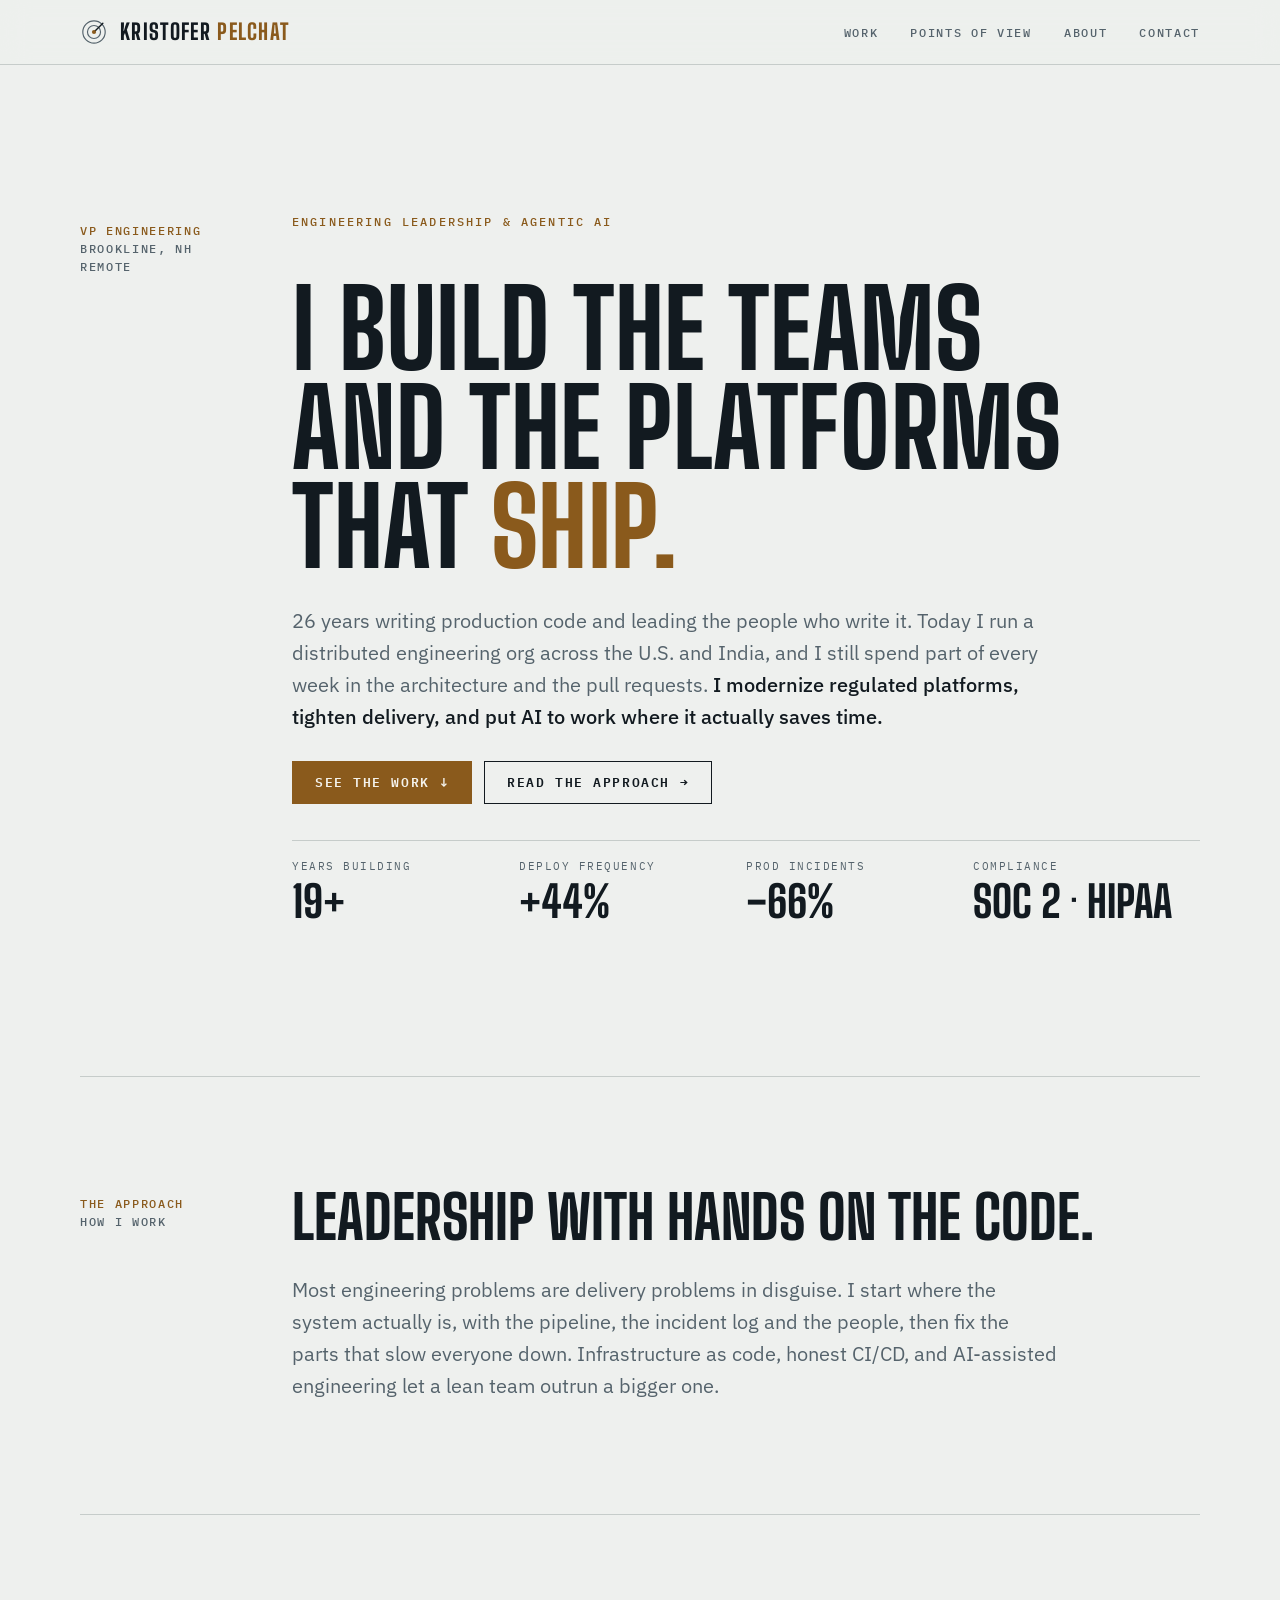
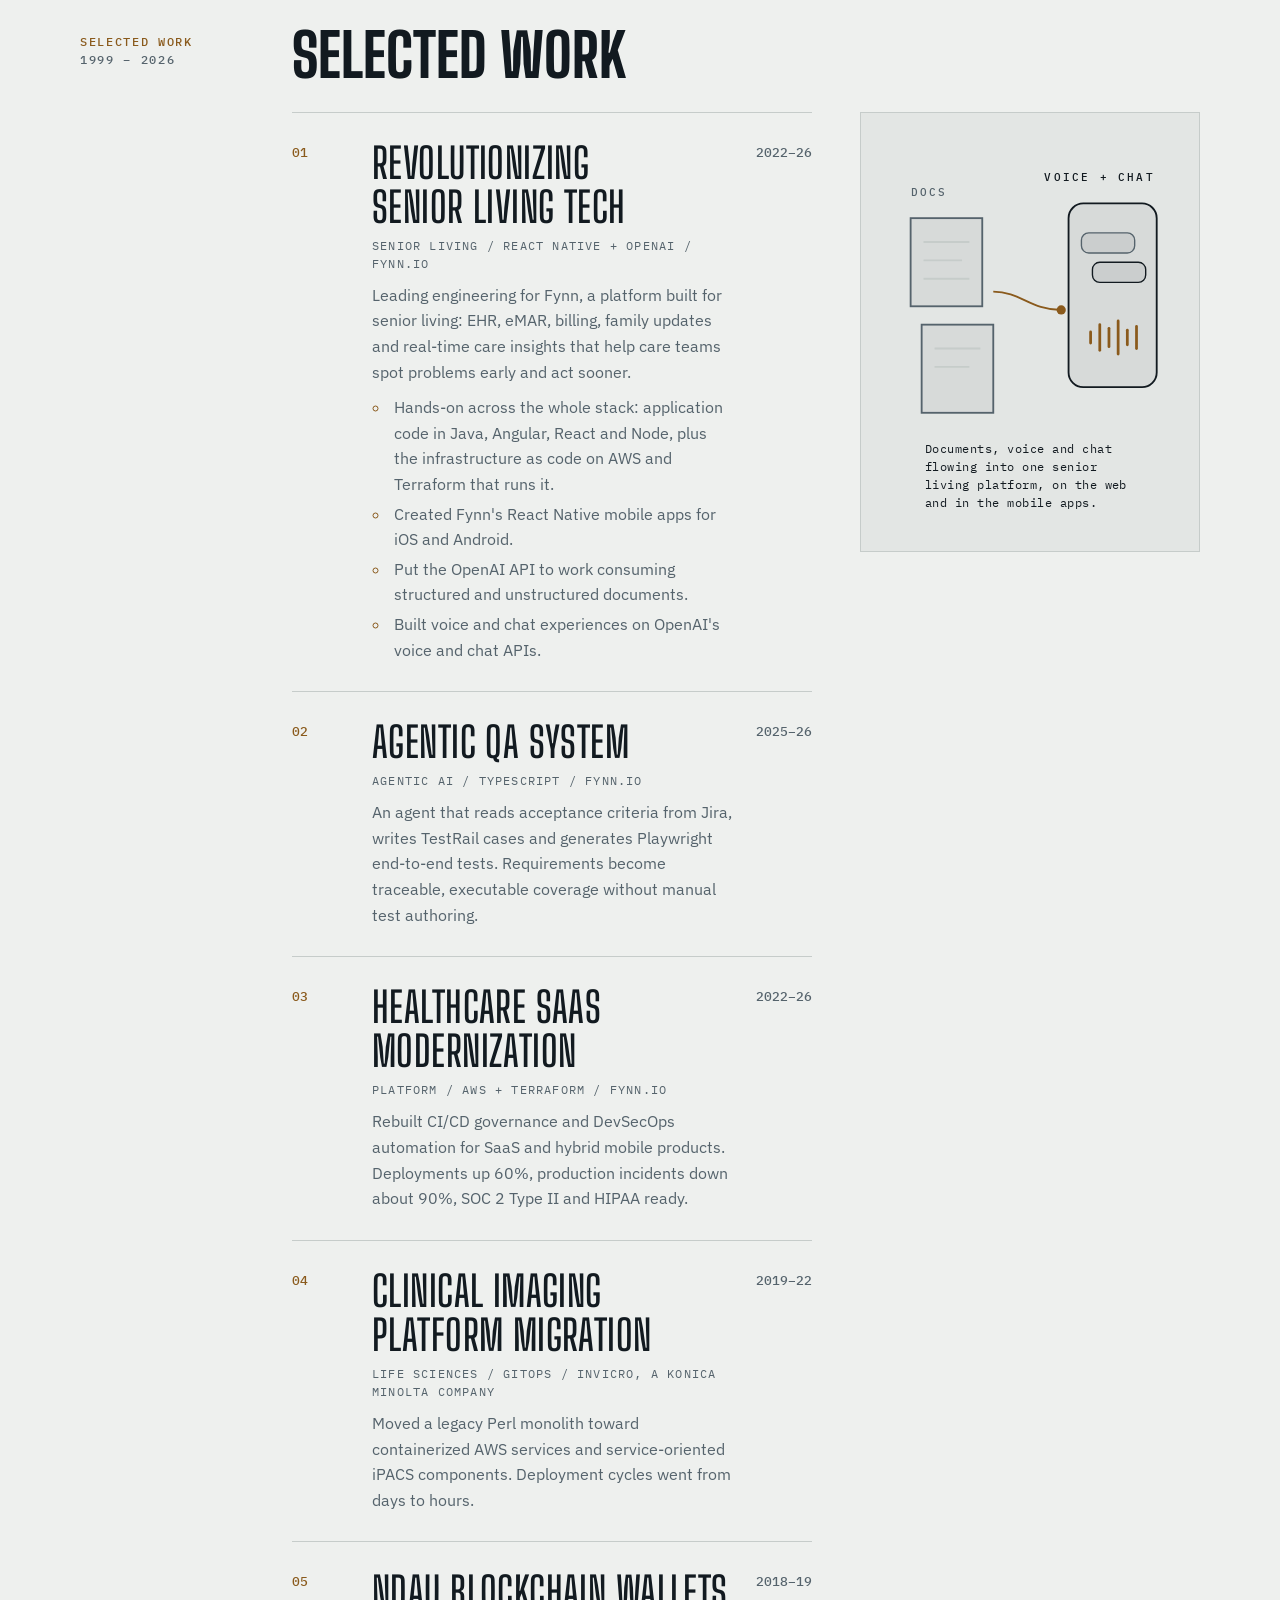
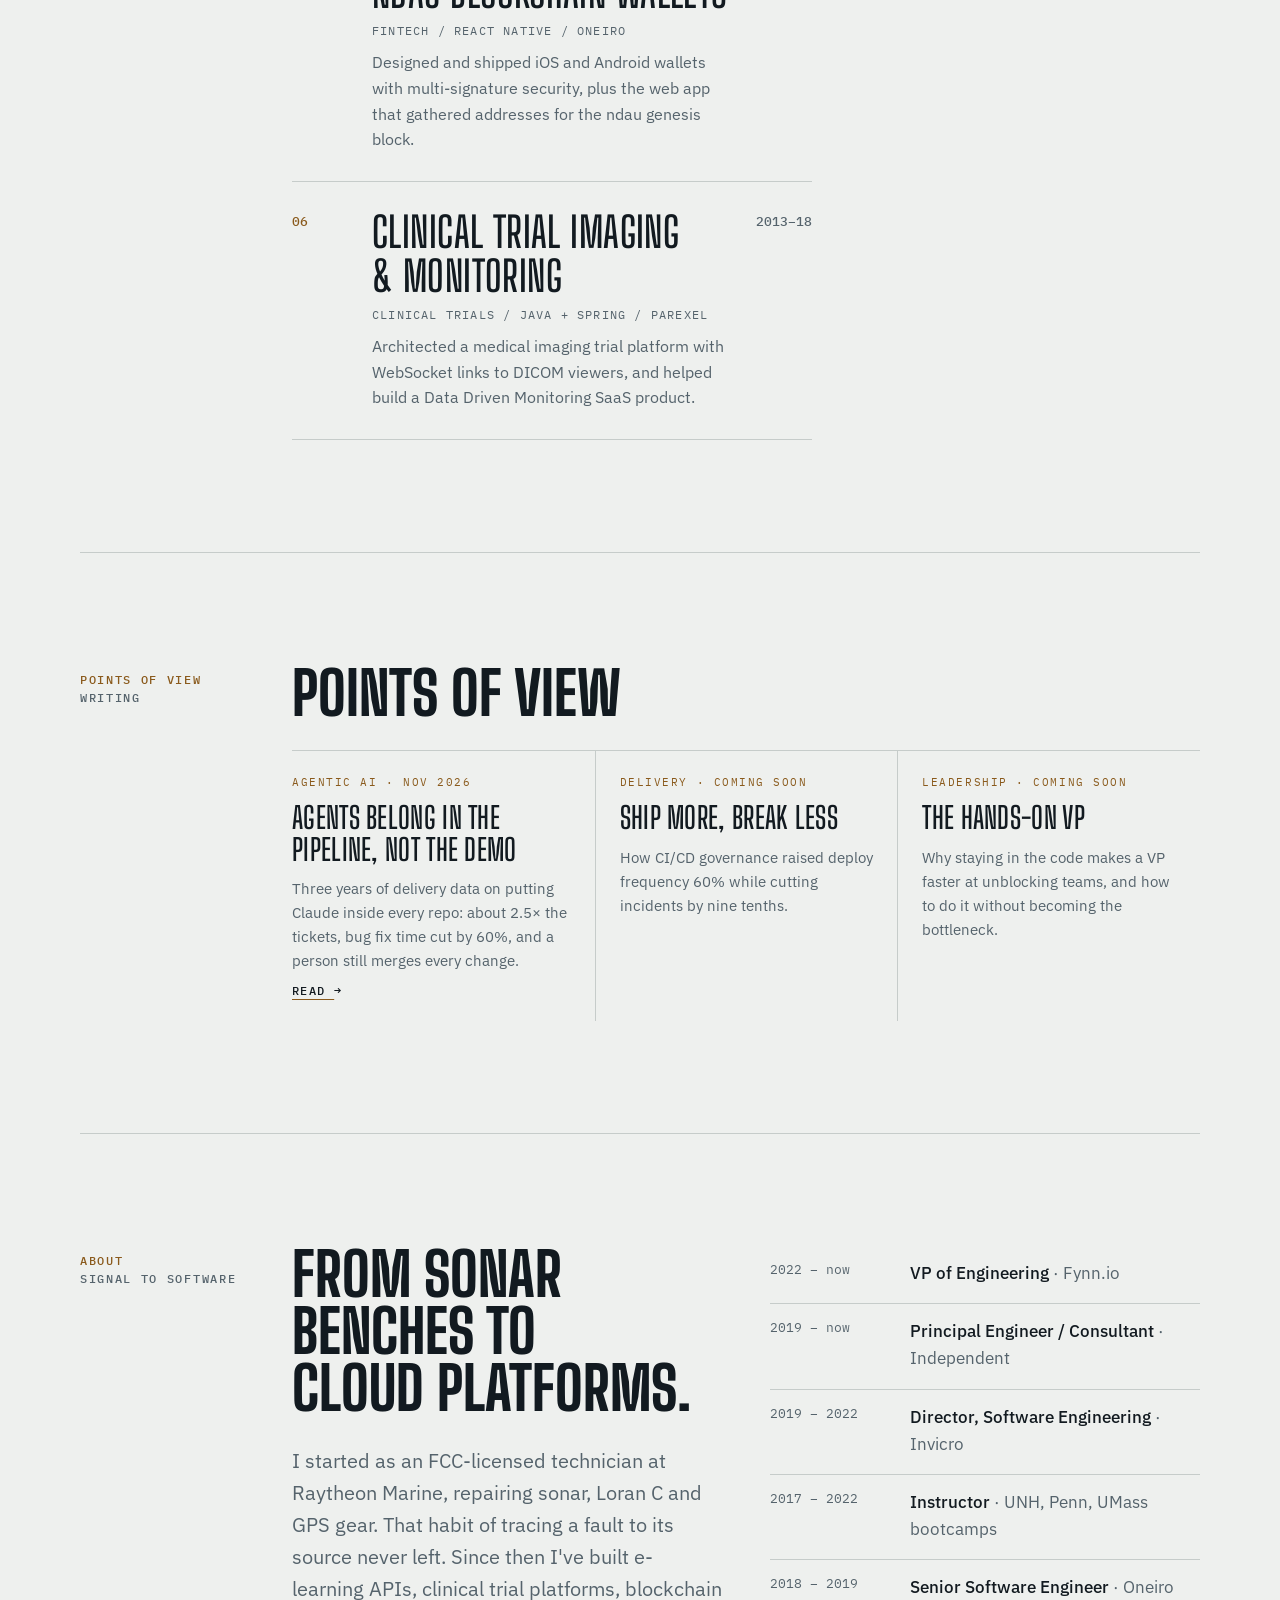
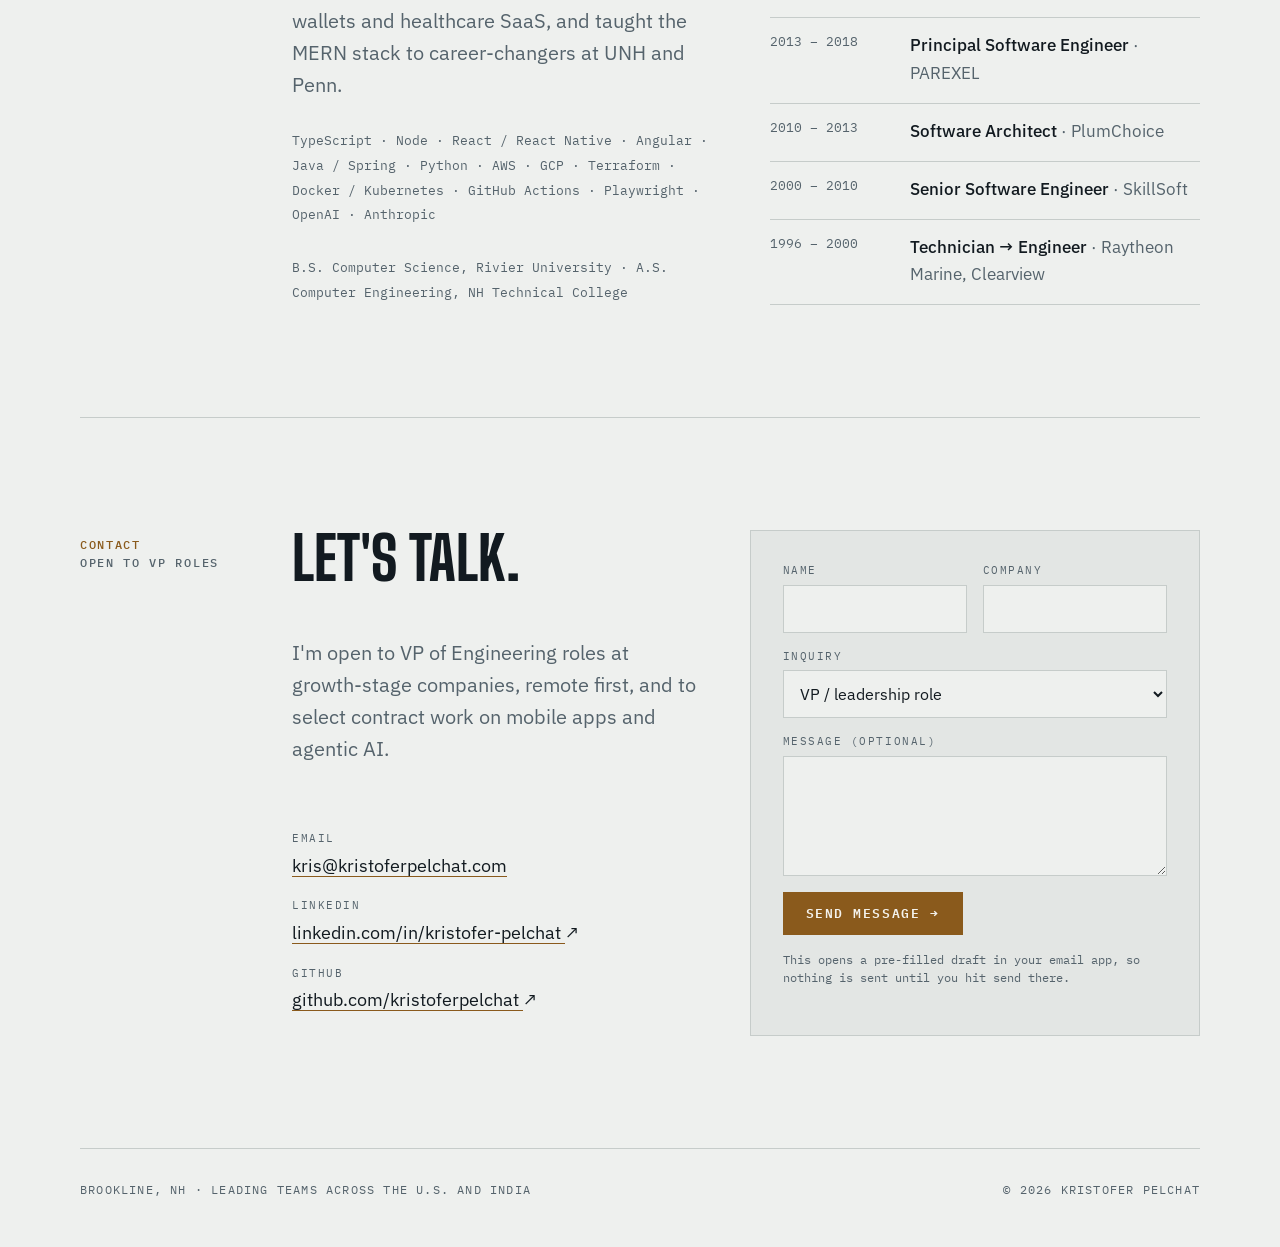
<file: index.html>
<!doctype html>
<html lang="en">
<head>
<meta charset="utf-8">
<meta name="viewport" content="width=device-width,initial-scale=1,viewport-fit=cover">
<title>Kristofer Pelchat</title>
<meta name="description" content="VP of Engineering in Brookline, NH. 26 years building the teams and platforms that ship, from regulated healthcare SaaS to agentic AI.">
<link rel="canonical" href="https://kristoferpelchat.com/">
<meta property="og:type" content="website">
<meta property="og:site_name" content="Kristofer Pelchat">
<meta property="og:url" content="https://kristoferpelchat.com/">
<meta property="og:title" content="Kristofer Pelchat: Engineering Leadership &amp; Agentic AI">
<meta property="og:description" content="VP of Engineering in Brookline, NH. 26 years building the teams and platforms that ship, from regulated healthcare SaaS to agentic AI.">
<meta property="og:image" content="https://kristoferpelchat.com/og-image.png">
<meta property="og:image:width" content="1200">
<meta property="og:image:height" content="630">
<meta property="og:image:alt" content="Kristofer Pelchat, Engineering leadership and agentic AI: I build the teams and the platforms that ship.">
<meta name="twitter:card" content="summary_large_image">
<link rel="icon" href="/favicon.ico" sizes="48x48">
<link rel="icon" href="/favicon.svg" type="image/svg+xml">
<link rel="apple-touch-icon" href="/apple-touch-icon.png">
<meta name="theme-color" content="#0d151c" media="(prefers-color-scheme: dark)">
<meta name="theme-color" content="#eef0ee" media="(prefers-color-scheme: light)">
<link rel="preconnect" href="https://fonts.googleapis.com">
<link rel="preconnect" href="https://fonts.gstatic.com" crossorigin>
<link rel="stylesheet" href="https://fonts.googleapis.com/css2?family=Big+Shoulders+Display:wght@600;800&family=IBM+Plex+Sans:wght@400;500;600&family=IBM+Plex+Mono:wght@400;500&display=swap">
<script>document.documentElement.classList.add('js')</script>
<link rel="stylesheet" href="styles.css">
<script src="script.js" defer></script>
</head>
<body>

<header class="top" id="header">
  <div class="wrap">
    <a class="mark" href="#top" aria-label="Kristofer Pelchat, back to top">
      <svg viewBox="0 0 240 240" aria-hidden="true"><g class="g" stroke-width="10" fill="none"><circle cx="120" cy="120" r="96"/><circle cx="120" cy="120" r="56"/></g><line class="l" x1="120" y1="120" x2="196" y2="44" stroke-width="12" stroke-linecap="round"/><circle class="d" cx="120" cy="120" r="18"/></svg>
      <span aria-hidden="true">Kristofer <span>Pelchat</span></span>
    </a>
    <nav class="primary" aria-label="Primary"><ul>
      <li><a href="#work">Work</a></li>
      <li><a href="#pov">Points of view</a></li>
      <li><a href="#about">About</a></li>
      <li><a href="#contact">Contact</a></li>
    </ul></nav>
    <button class="burger" type="button" aria-label="Menu" aria-expanded="false" aria-controls="menu"><span></span><span></span></button>
  </div>
</header>
<nav class="menu" id="menu" aria-label="Mobile"><ul>
  <li><a href="#work">Work</a></li>
  <li><a href="#pov">Points of view</a></li>
  <li><a href="#about">About</a></li>
  <li><a href="#contact">Contact</a></li>
</ul></nav>

<main class="wrap" id="top">
  <section class="hero" aria-labelledby="h-hero">
    <div class="rail" data-reveal><b>VP Engineering</b>Brookline, NH<br>Remote</div>
    <div class="stack">
      <p class="eyebrow" data-reveal data-reveal-delay="0">Engineering leadership &amp; agentic AI</p>
      <h1 id="h-hero" data-reveal data-reveal-delay="100">I build the teams and the platforms that <em>ship.</em></h1>
      <p class="lede" data-reveal data-reveal-delay="200">26 years writing production code and leading the people who write it. Today I run a distributed engineering org across the U.S. and India, and I still spend part of every week in the architecture and the pull requests. <strong>I modernize regulated platforms, tighten delivery, and put AI to work where it actually saves time.</strong></p>
      <div class="ctas" data-reveal data-reveal-delay="300">
        <a class="btn primary" href="#work">See the work <span class="arrow d" aria-hidden="true">↓</span></a>
        <a class="btn" href="#approach">Read the approach <span class="arrow r" aria-hidden="true">→</span></a>
      </div>
      <dl class="readout" data-reveal data-reveal-delay="400">
        <div><dt>Years building</dt><dd data-countup>26+</dd></div>
        <div><dt>Deploy frequency</dt><dd data-countup>+60%</dd></div>
        <div><dt>Prod incidents</dt><dd data-countup>−90%</dd></div>
        <div><dt>Compliance</dt><dd>SOC 2 · HIPAA</dd></div>
      </dl>
    </div>
  </section>

  <section id="approach" aria-labelledby="h-approach">
    <div class="rail" data-reveal><b>The approach</b>How I work</div>
    <div class="stack">
      <h2 id="h-approach" data-reveal data-reveal-delay="80">Leadership with hands on the code.</h2>
      <p class="lede" data-reveal data-reveal-delay="160">Most engineering problems are delivery problems in disguise. I start where the system actually is, with the pipeline, the incident log and the people, then fix the parts that slow everyone down. Infrastructure as code, honest CI/CD, and AI-assisted engineering let a lean team outrun a bigger one.</p>
    </div>
  </section>

  <section id="work" aria-labelledby="h-work">
    <div class="rail" data-reveal><b>Selected work</b>1999 – 2026</div>
    <div class="stack">
      <h2 id="h-work" data-reveal data-reveal-delay="80">Selected work</h2>
      <div class="work-index" data-reveal data-reveal-delay="160">
        <ol class="work">
          <li data-work-row="0" class="is-active">
            <span class="n">01</span>
            <div>
              <h3>Revolutionizing senior living tech</h3>
              <div class="meta">Senior living / React Native + OpenAI / Fynn.io</div>
              <p>Leading engineering for Fynn, a platform built for senior living: EHR, eMAR, billing, family updates and real-time care insights that help care teams spot problems early and act sooner.</p>
              <ul class="points">
                <li>Hands-on across the whole stack: application code in Java, Angular, React and Node, plus the infrastructure as code on AWS and Terraform that runs it.</li>
                <li>Created Fynn's React Native mobile apps for iOS and Android.</li>
                <li>Put the OpenAI API to work consuming structured and unstructured documents.</li>
                <li>Built voice and chat experiences on OpenAI's voice and chat APIs.</li>
              </ul>
            </div>
            <span class="yr">2022–26</span>
          </li>
          <li data-work-row="1">
            <span class="n">02</span>
            <div>
              <h3>Agentic QA system</h3>
              <div class="meta">Agentic AI / TypeScript / Fynn.io</div>
              <p>An agent that reads acceptance criteria from Jira, writes TestRail cases and generates Playwright end-to-end tests. Requirements become traceable, executable coverage without manual test authoring.</p>
            </div>
            <span class="yr">2025–26</span>
          </li>
          <li data-work-row="2">
            <span class="n">03</span>
            <div>
              <h3>Healthcare SaaS modernization</h3>
              <div class="meta">Platform / AWS + Terraform / Fynn.io</div>
              <p>Rebuilt CI/CD governance and DevSecOps automation for SaaS and hybrid mobile products. Deployments up 60%, production incidents down about 90%, SOC 2 Type II and HIPAA ready.</p>
            </div>
            <span class="yr">2022–26</span>
          </li>
          <li data-work-row="3">
            <span class="n">04</span>
            <div>
              <h3>Clinical imaging platform migration</h3>
              <div class="meta">Life sciences / GitOps / Invicro, a Konica Minolta company</div>
              <p>Moved a legacy Perl monolith toward containerized AWS services and service-oriented iPACS components. Deployment cycles went from days to hours.</p>
            </div>
            <span class="yr">2019–22</span>
          </li>
          <li data-work-row="4">
            <span class="n">05</span>
            <div>
              <h3>ndau blockchain wallets</h3>
              <div class="meta">Fintech / React Native / Oneiro</div>
              <p>Designed and shipped iOS and Android wallets with multi-signature security, plus the web app that gathered addresses for the ndau genesis block.</p>
            </div>
            <span class="yr">2018–19</span>
          </li>
          <li data-work-row="5">
            <span class="n">06</span>
            <div>
              <h3>Clinical trial imaging &amp; monitoring</h3>
              <div class="meta">Clinical trials / Java + Spring / PAREXEL</div>
              <p>Architected a medical imaging trial platform with WebSocket links to DICOM viewers, and helped build a Data Driven Monitoring SaaS product.</p>
            </div>
            <span class="yr">2013–18</span>
          </li>
        </ol>

        <div class="preview" aria-hidden="true">
          <figure class="panel is-active" data-work-panel="0">
            <svg viewBox="0 0 340 440" preserveAspectRatio="xMidYMid slice">
              <g transform="translate(0 -24)">
              <g stroke-width="2"><rect class="soft mid" x="40" y="120" width="78" height="96"/><rect class="soft mid" x="52" y="236" width="78" height="96"/></g>
              <g stroke-width="2"><line class="dim" x1="54" y1="146" x2="104" y2="146"/><line class="dim" x1="54" y1="166" x2="96" y2="166"/><line class="dim" x1="54" y1="186" x2="104" y2="186"/><line class="dim" x1="66" y1="262" x2="116" y2="262"/><line class="dim" x1="66" y1="282" x2="104" y2="282"/></g>
              <path class="accs" d="M 130,200 C 160,200 170,220 204,220" fill="none" stroke-width="2"/>
              <circle class="acc" cx="204" cy="220" r="5"/>
              <rect class="soft hi" x="212" y="104" width="96" height="200" rx="16" stroke-width="2"/>
              <rect class="soft mid" x="226" y="136" width="58" height="22" rx="8" stroke-width="1.5"/>
              <rect class="soft hi" x="238" y="168" width="58" height="22" rx="8" stroke-width="1.5"/>
              <g class="accs" stroke-width="3" stroke-linecap="round"><line x1="236" y1="244" x2="236" y2="256"/><line x1="246" y1="236" x2="246" y2="264"/><line x1="256" y1="240" x2="256" y2="260"/><line x1="266" y1="232" x2="266" y2="268"/><line x1="276" y1="242" x2="276" y2="258"/><line x1="286" y1="238" x2="286" y2="262"/></g>
              <text x="40" y="96">DOCS</text><text class="on" x="306" y="80" text-anchor="end">VOICE + CHAT</text>
              </g>
            </svg>
            <figcaption>Documents, voice and chat flowing into one senior living platform, on the web and in the mobile apps.</figcaption>
          </figure>
          <figure class="panel" data-work-panel="1">
            <svg viewBox="0 0 340 440" preserveAspectRatio="xMidYMid slice">
              <g stroke-width="1"><line class="dim" x1="0" y1="110" x2="340" y2="110"/><line class="dim" x1="0" y1="220" x2="340" y2="220"/><line class="dim" x1="0" y1="330" x2="340" y2="330"/></g>
              <text x="36" y="96">CRITERIA</text><text x="136" y="206">CASES</text><text class="on" x="216" y="316">TESTS</text>
              <line class="mid" x1="56" y1="128" x2="160" y2="238" stroke-width="2"/>
              <line class="hi" x1="160" y1="238" x2="264" y2="348" stroke-width="2"/>
              <circle class="soft mid" cx="56" cy="128" r="6" stroke-width="2"/>
              <circle class="soft hi" cx="160" cy="238" r="9" stroke-width="2"/>
              <circle class="acc" cx="264" cy="348" r="9"/>
            </svg>
            <figcaption>Jira acceptance criteria, resolved into TestRail cases and running Playwright tests.</figcaption>
          </figure>
          <figure class="panel" data-work-panel="2">
            <svg viewBox="0 0 340 440" preserveAspectRatio="xMidYMid slice">
              <g stroke-width="2"><rect class="soft mid" x="40" y="250" width="40" height="60"/><rect class="soft mid" x="100" y="220" width="40" height="90"/><rect class="soft mid" x="160" y="180" width="40" height="130"/><rect class="soft hi" x="220" y="130" width="40" height="180"/></g>
              <path class="accs" d="M 40,120 C 120,130 170,250 290,292" fill="none" stroke-width="2" stroke-dasharray="4 6"/>
              <circle class="acc" cx="290" cy="292" r="7"/>
              <line class="dim" x1="30" y1="310" x2="310" y2="310" stroke-width="1"/>
              <text class="on" x="40" y="80">DEPLOYS +60%</text><text x="40" y="350">INCIDENTS −90%</text>
            </svg>
            <figcaption>Deploys climb while incidents fall: governance that speeds teams up.</figcaption>
          </figure>
          <figure class="panel" data-work-panel="3">
            <svg viewBox="0 0 340 440" preserveAspectRatio="xMidYMid slice">
              <rect class="soft mid" x="40" y="140" width="100" height="140" stroke-width="2"/>
              <g stroke-width="2"><rect class="soft hi" x="200" y="120" width="44" height="44"/><rect class="soft hi" x="256" y="120" width="44" height="44"/><rect class="soft hi" x="200" y="188" width="44" height="44"/><rect class="soft mid" x="256" y="188" width="44" height="44"/><rect class="soft hi" x="200" y="256" width="44" height="44"/><rect class="soft hi" x="256" y="256" width="44" height="44"/></g>
              <line class="accs" x1="150" y1="210" x2="188" y2="210" stroke-width="2"/>
              <circle class="acc" cx="188" cy="210" r="5"/>
              <text x="40" y="112">MONOLITH</text><text class="on" x="200" y="92">SERVICES</text>
            </svg>
            <figcaption>A Perl monolith, carved into containerized services. Days to hours.</figcaption>
          </figure>
          <figure class="panel" data-work-panel="4">
            <svg viewBox="0 0 340 440" preserveAspectRatio="xMidYMid slice">
              <g fill="none" stroke-width="1.5"><path class="mid" d="M 50,120 C 150,120 180,220 250,220"/><path class="mid" d="M 50,220 L 250,220"/><path class="dim" d="M 50,320 C 150,320 180,220 250,220"/></g>
              <circle class="soft hi" cx="50" cy="120" r="7" stroke-width="2"/><circle class="soft hi" cx="50" cy="220" r="7" stroke-width="2"/><circle class="soft mid" cx="50" cy="320" r="7" stroke-width="2"/>
              <line class="hi" x1="250" y1="160" x2="250" y2="280" stroke-width="2"/>
              <circle class="acc" cx="250" cy="220" r="11"/>
              <text class="on" x="40" y="80">2 OF 3 KEYS</text>
            </svg>
            <figcaption>Multi-signature wallets: no single key can move the funds.</figcaption>
          </figure>
          <figure class="panel" data-work-panel="5">
            <svg viewBox="0 0 340 440" preserveAspectRatio="xMidYMid slice">
              <g fill="none" stroke-width="1.5"><circle class="dim" cx="110" cy="210" r="90"/><circle class="mid" cx="110" cy="210" r="56"/><circle class="hi" cx="110" cy="210" r="22"/></g>
              <path class="accs" d="M 132,210 C 190,210 210,150 290,150" fill="none" stroke-width="2"/>
              <circle class="acc" cx="290" cy="150" r="8"/>
              <text x="40" y="350">DICOM</text><text class="on" x="216" y="120">VIEWER</text>
            </svg>
            <figcaption>Imaging trial data streamed live to DICOM viewers over WebSockets.</figcaption>
          </figure>
        </div>
      </div>
    </div>
  </section>

  <section id="pov" aria-labelledby="h-pov">
    <div class="rail" data-reveal><b>Points of view</b>Writing</div>
    <div class="stack">
      <h2 id="h-pov" data-reveal data-reveal-delay="80">Points of view</h2>
      <div class="pov">
        <article data-reveal data-reveal-delay="120">
          <span class="tag">Agentic AI · Nov 2026</span>
          <h3><a href="pov/agents-in-the-pipeline">Agents belong in the pipeline, not the demo</a></h3>
          <p>Three years of delivery data on putting Claude inside every repo: about 2.5× the tickets, bug fix time cut by 60%, and a person still merges every change.</p>
          <a class="more" href="pov/agents-in-the-pipeline" aria-label="Read: Agents belong in the pipeline, not the demo">Read <span class="arrow r" aria-hidden="true">→</span></a>
        </article>
        <article data-reveal data-reveal-delay="220">
          <span class="tag">Delivery · Coming soon</span>
          <h3>Ship more, break less</h3>
          <p>How CI/CD governance raised deploy frequency 60% while cutting incidents by nine tenths.</p>
        </article>
        <article data-reveal data-reveal-delay="320">
          <span class="tag">Leadership · Coming soon</span>
          <h3>The hands-on VP</h3>
          <p>Why staying in the code makes a VP faster at unblocking teams, and how to do it without becoming the bottleneck.</p>
        </article>
      </div>
    </div>
  </section>

  <section id="about" aria-labelledby="h-about">
    <div class="rail" data-reveal><b>About</b>Signal to software</div>
    <div class="about-grid">
      <div class="stack">
        <h2 id="h-about" data-reveal data-reveal-delay="80">From sonar benches to cloud platforms.</h2>
        <p class="lede" data-reveal data-reveal-delay="160">I started as an FCC-licensed technician at Raytheon Marine, repairing sonar, Loran C and GPS gear. That habit of tracing a fault to its source never left. Since then I've built e-learning APIs, clinical trial platforms, blockchain wallets and healthcare SaaS, and taught the MERN stack to career-changers at UNH and Penn.</p>
        <p class="stackline" data-reveal data-reveal-delay="200">TypeScript · Node · React / React Native · Angular · Java / Spring · Python · AWS · GCP · Terraform · Docker / Kubernetes · GitHub Actions · Playwright · OpenAI · Anthropic</p>
        <p class="stackline" data-reveal data-reveal-delay="240">B.S. Computer Science, Rivier University · A.S. Computer Engineering, NH Technical College</p>
      </div>
      <ol class="line" aria-label="Career" data-reveal data-reveal-delay="200">
        <li><span class="when">2022 – now</span><span class="what">VP of Engineering <span>· Fynn.io</span></span></li>
        <li><span class="when">2019 – now</span><span class="what">Principal Engineer / Consultant <span>· Independent</span></span></li>
        <li><span class="when">2019 – 2022</span><span class="what">Director, Software Engineering <span>· Invicro</span></span></li>
        <li><span class="when">2017 – 2022</span><span class="what">Instructor <span>· UNH, Penn, UMass bootcamps</span></span></li>
        <li><span class="when">2018 – 2019</span><span class="what">Senior Software Engineer <span>· Oneiro</span></span></li>
        <li><span class="when">2013 – 2018</span><span class="what">Principal Software Engineer <span>· PAREXEL</span></span></li>
        <li><span class="when">2010 – 2013</span><span class="what">Software Architect <span>· PlumChoice</span></span></li>
        <li><span class="when">2000 – 2010</span><span class="what">Senior Software Engineer <span>· SkillSoft</span></span></li>
        <li><span class="when">1996 – 2000</span><span class="what">Technician → Engineer <span>· Raytheon Marine, Clearview</span></span></li>
      </ol>
    </div>
  </section>

  <section id="contact" aria-labelledby="h-contact">
    <div class="rail" data-reveal><b>Contact</b>Open to VP roles</div>
    <div class="contact-grid">
      <div class="stack">
        <h2 id="h-contact" data-reveal data-reveal-delay="80">Let's talk.</h2>
        <p class="lede" data-reveal data-reveal-delay="160">I'm open to VP of Engineering roles at growth-stage companies, remote first, and to select contract work on mobile apps and agentic AI.</p>
        <dl class="direct" data-reveal data-reveal-delay="240">
          <div><dt>Email</dt><dd><a href="mailto:kris@kristoferpelchat.com">kris@kristoferpelchat.com</a></dd></div>
          <div><dt>LinkedIn</dt><dd><a href="https://www.linkedin.com/in/kristofer-pelchat" target="_blank" rel="noopener">linkedin.com/in/kristofer-pelchat <span class="arrow u" aria-hidden="true">↗</span></a></dd></div>
          <div><dt>GitHub</dt><dd><a href="https://github.com/kristoferpelchat" target="_blank" rel="noopener">github.com/kristoferpelchat <span class="arrow u" aria-hidden="true">↗</span></a></dd></div>
        </dl>
      </div>
      <form id="contact-form" data-email="kris@kristoferpelchat.com" novalidate data-reveal data-reveal-delay="200">
        <div class="row">
          <label for="f-name">Name<input id="f-name" name="name" autocomplete="name" required></label>
          <label for="f-co">Company<input id="f-co" name="company" autocomplete="organization"></label>
        </div>
        <label for="f-type">Inquiry
          <select id="f-type" name="type">
            <option data-phrase="a VP or engineering leadership role">VP / leadership role</option>
            <option data-phrase="contract work on a mobile app">Contract: mobile app</option>
            <option data-phrase="contract work on agentic AI">Contract: agentic AI</option>
            <option data-phrase="a speaking or advising opportunity">Speaking or advising</option>
            <option data-phrase="something else">Something else</option>
          </select>
        </label>
        <label for="f-msg">Message (optional)<textarea id="f-msg" name="message"></textarea></label>
        <button class="btn primary" type="submit">Send message <span class="arrow r" aria-hidden="true">→</span></button>
        <p class="note">This opens a pre-filled draft in your email app, so nothing is sent until you hit send there.</p>
        <p id="status" role="status"></p>
      </form>
    </div>
  </section>
</main>

<footer>
  <div class="wrap">
    <span>Brookline, NH · leading teams across the U.S. and India</span>
    <span>© 2026 Kristofer Pelchat</span>
  </div>
</footer>

</body>
</html>
</file>
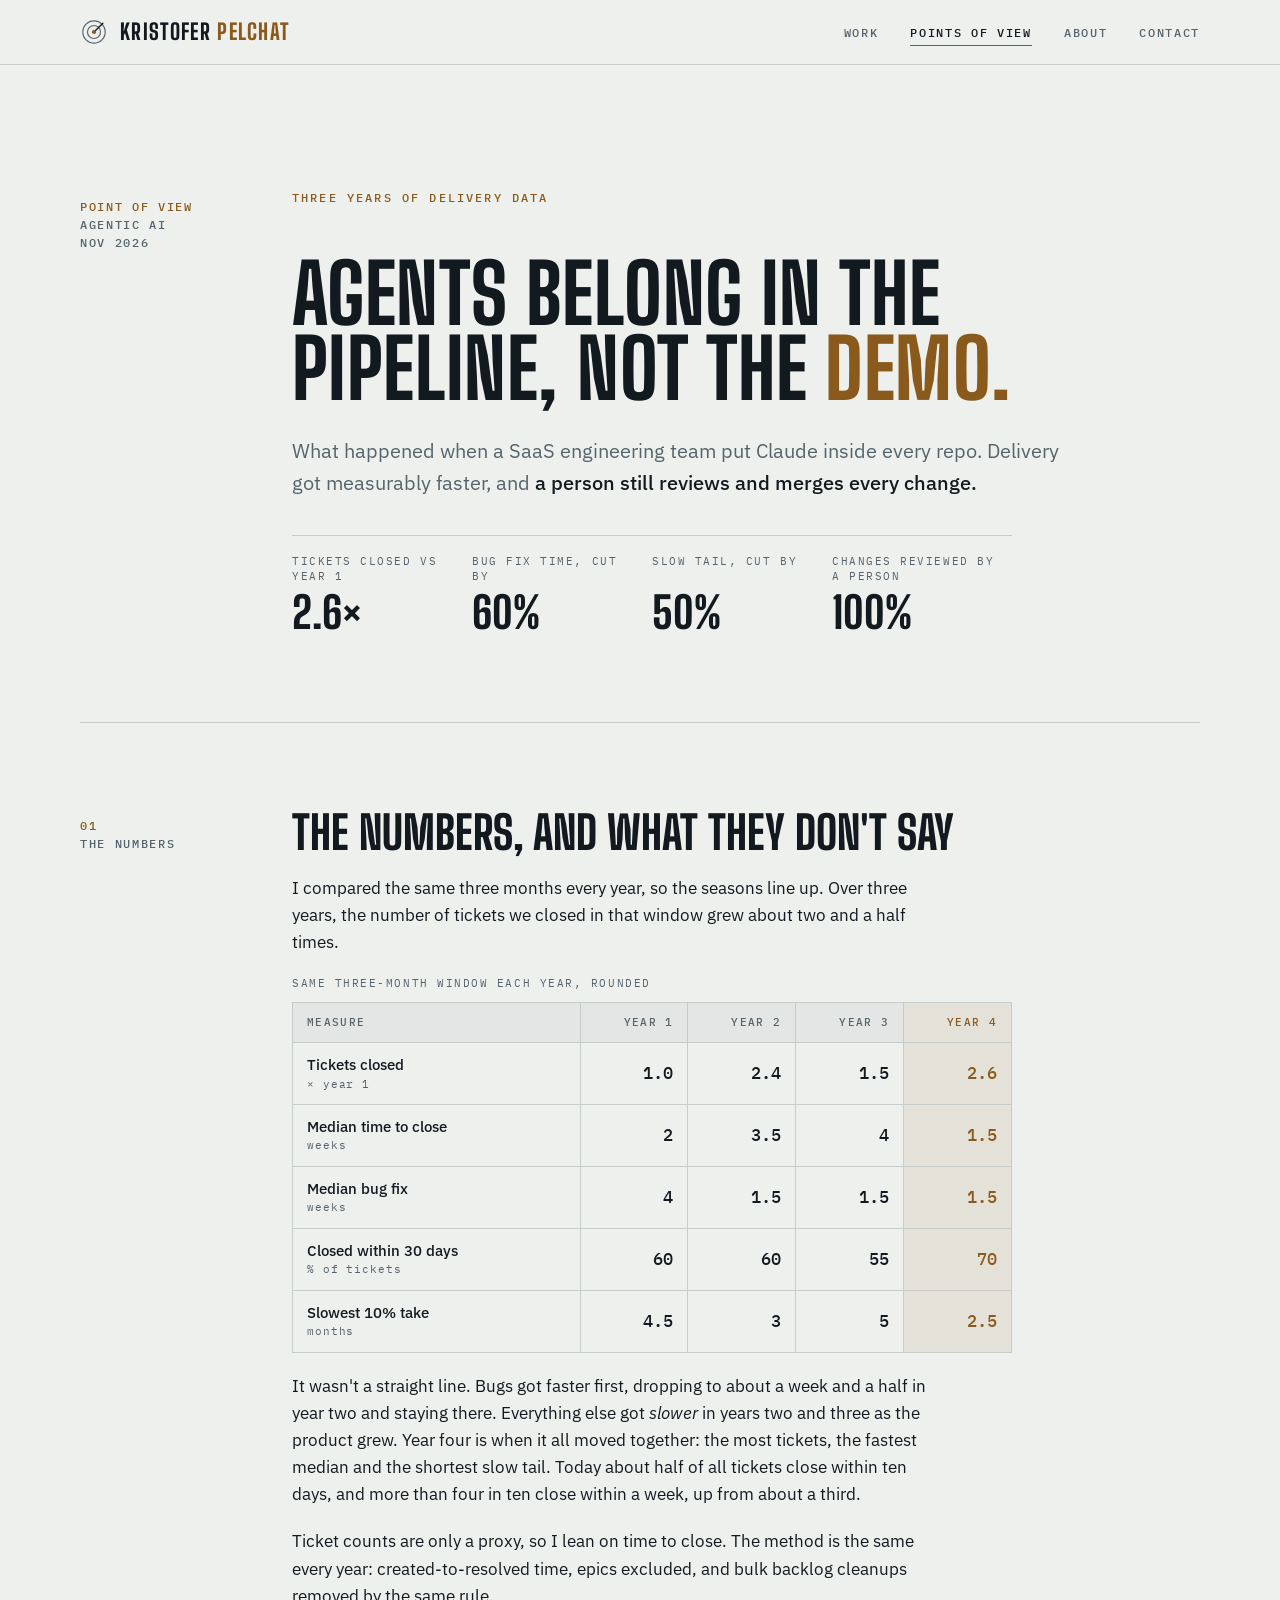
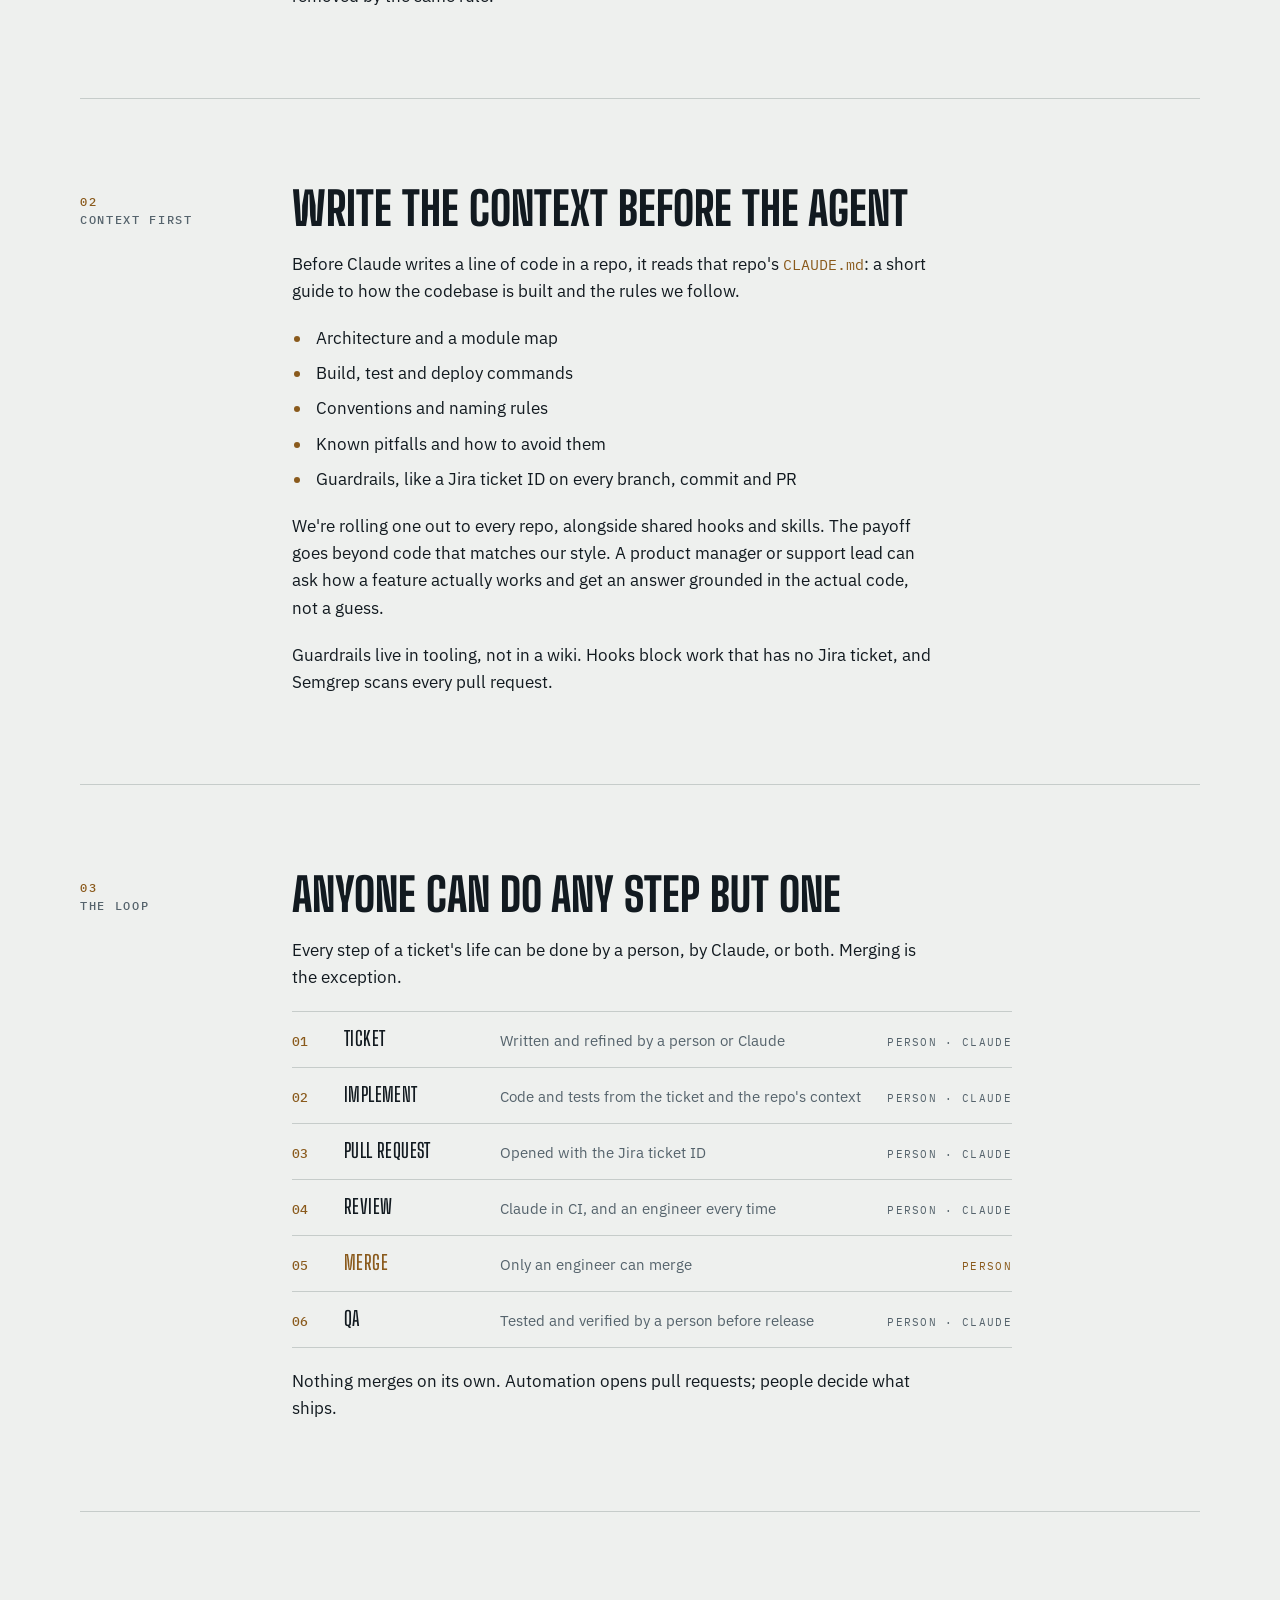
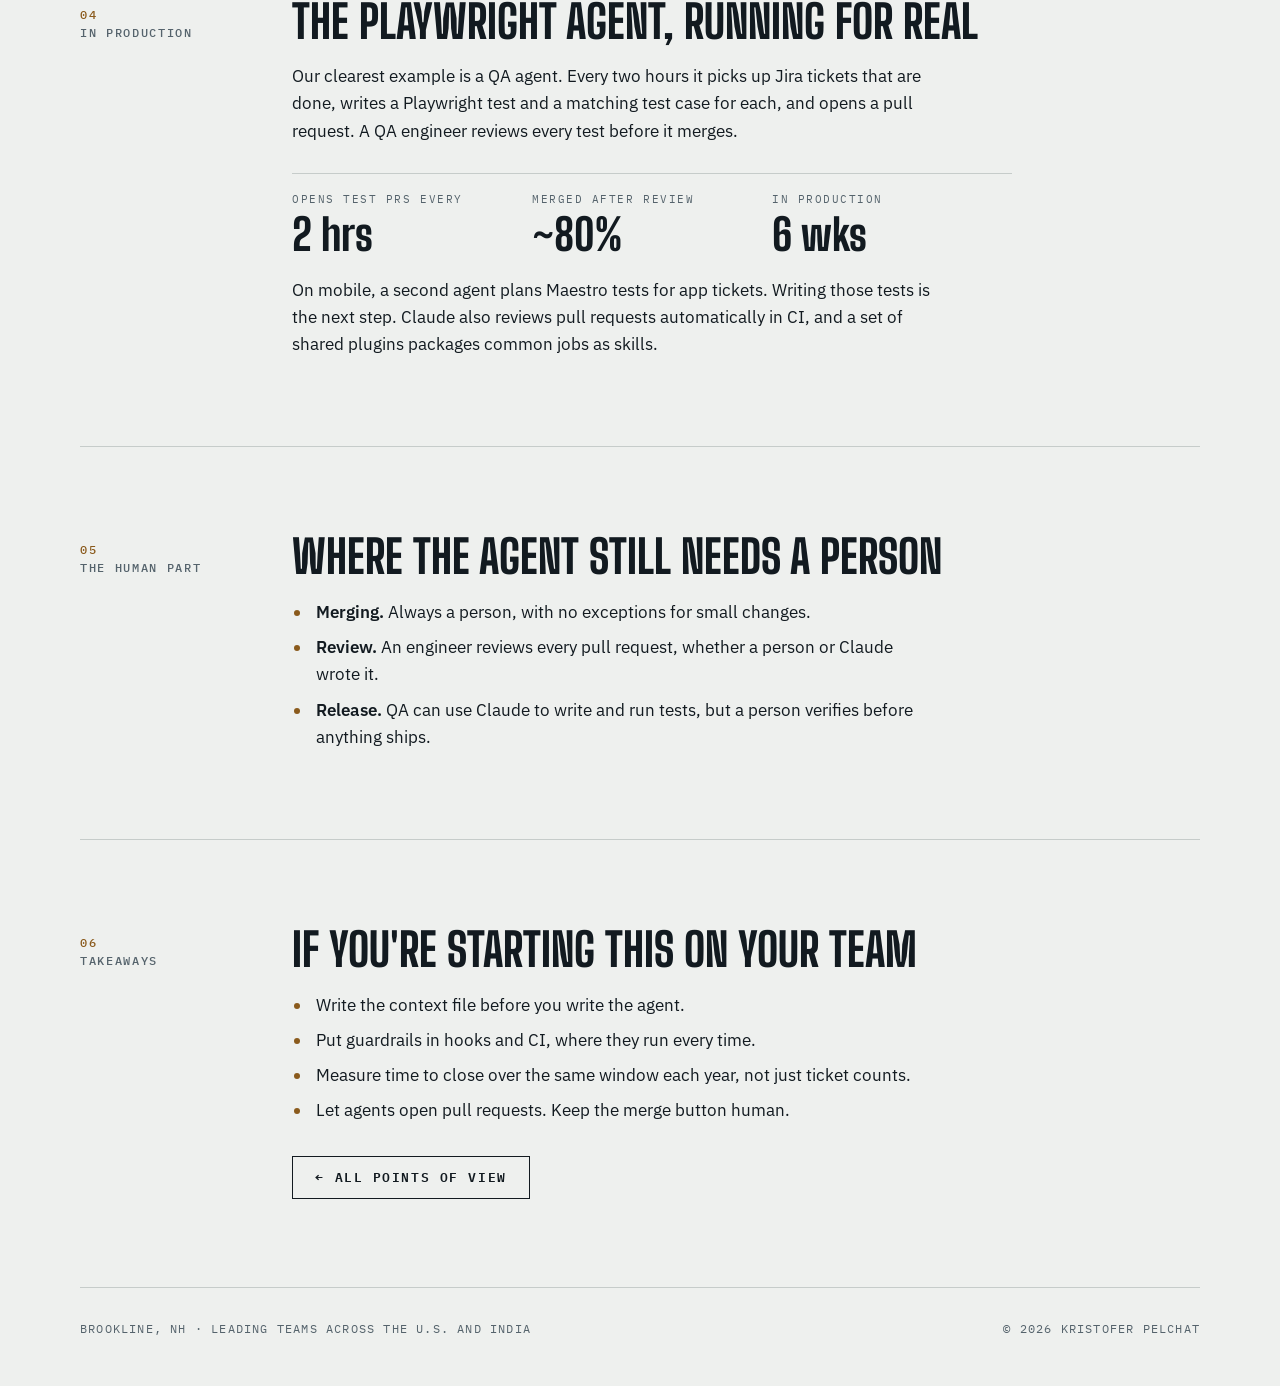
<file: pov/agents-in-the-pipeline.html>
<!doctype html>
<html lang="en">
<head>
<meta charset="utf-8">
<meta name="viewport" content="width=device-width,initial-scale=1,viewport-fit=cover">
<title>Agents belong in the pipeline, not the demo · Kristofer Pelchat</title>
<meta name="description" content="What three years of delivery data say about putting Claude to work inside an engineering team, and why a person still merges every change.">
<link rel="canonical" href="https://kristoferpelchat.com/pov/agents-in-the-pipeline">
<meta property="og:type" content="article">
<meta property="og:site_name" content="Kristofer Pelchat">
<meta property="og:url" content="https://kristoferpelchat.com/pov/agents-in-the-pipeline">
<meta property="og:title" content="Agents belong in the pipeline, not the demo">
<meta property="og:description" content="What three years of delivery data say about putting Claude to work inside an engineering team, and why a person still merges every change.">
<meta property="og:image" content="https://kristoferpelchat.com/og-image.png">
<meta property="og:image:width" content="1200">
<meta property="og:image:height" content="630">
<meta property="og:image:alt" content="Kristofer Pelchat, Engineering leadership and agentic AI: I build the teams and the platforms that ship.">
<meta property="article:published_time" content="2026-11-23">
<meta name="twitter:card" content="summary_large_image">
<link rel="icon" href="/favicon.ico" sizes="48x48">
<link rel="icon" href="/favicon.svg" type="image/svg+xml">
<link rel="apple-touch-icon" href="/apple-touch-icon.png">
<meta name="theme-color" content="#0d151c" media="(prefers-color-scheme: dark)">
<meta name="theme-color" content="#eef0ee" media="(prefers-color-scheme: light)">
<link rel="preconnect" href="https://fonts.googleapis.com">
<link rel="preconnect" href="https://fonts.gstatic.com" crossorigin>
<link rel="stylesheet" href="https://fonts.googleapis.com/css2?family=Big+Shoulders+Display:wght@600;800&family=IBM+Plex+Sans:wght@400;500;600&family=IBM+Plex+Mono:wght@400;500&display=swap">
<script>document.documentElement.classList.add('js')</script>
<link rel="stylesheet" href="../styles.css">
<script src="../script.js" defer></script>
</head>
<body>

<header class="top" id="header">
  <div class="wrap">
    <a class="mark" href="../" aria-label="Kristofer Pelchat, home">
      <svg viewBox="0 0 240 240" aria-hidden="true"><g class="g" stroke-width="10" fill="none"><circle cx="120" cy="120" r="96"/><circle cx="120" cy="120" r="56"/></g><line class="l" x1="120" y1="120" x2="196" y2="44" stroke-width="12" stroke-linecap="round"/><circle class="d" cx="120" cy="120" r="18"/></svg>
      <span aria-hidden="true">Kristofer <span>Pelchat</span></span>
    </a>
    <nav class="primary" aria-label="Primary"><ul>
      <li><a href="../#work">Work</a></li>
      <li><a href="../#pov" aria-current="page">Points of view</a></li>
      <li><a href="../#about">About</a></li>
      <li><a href="../#contact">Contact</a></li>
    </ul></nav>
    <button class="burger" type="button" aria-label="Menu" aria-expanded="false" aria-controls="menu"><span></span><span></span></button>
  </div>
</header>
<nav class="menu" id="menu" aria-label="Mobile"><ul>
  <li><a href="../#work">Work</a></li>
  <li><a href="../#pov" aria-current="page">Points of view</a></li>
  <li><a href="../#about">About</a></li>
  <li><a href="../#contact">Contact</a></li>
</ul></nav>

<main class="wrap post" id="top">
  <article aria-labelledby="h-post">
    <section class="post-head">
      <div class="rail" data-reveal><b>Point of view</b>Agentic AI<br><time datetime="2026-11-23">Nov 2026</time></div>
      <div class="stack">
        <p class="eyebrow" data-reveal>Three years of delivery data</p>
        <h1 id="h-post" data-reveal data-reveal-delay="100">Agents belong in the pipeline, not the <em>demo.</em></h1>
        <p class="lede" data-reveal data-reveal-delay="200">What happened when a SaaS engineering team put Claude inside every repo. Delivery got measurably faster, and <strong>a person still reviews and merges every change.</strong></p>
        <dl class="readout" data-reveal data-reveal-delay="300">
          <div><dt>Tickets closed vs year 1</dt><dd>2.6×</dd></div>
          <div><dt>Bug fix time, cut by</dt><dd>60%</dd></div>
          <div><dt>Slow tail, cut by</dt><dd>50%</dd></div>
          <div><dt>Changes reviewed by a person</dt><dd>100%</dd></div>
        </dl>
      </div>
    </section>

    <section aria-labelledby="h-numbers">
      <div class="rail" data-reveal><b>01</b>The numbers</div>
      <div class="stack prose" data-reveal data-reveal-delay="80">
        <h2 id="h-numbers">The numbers, and what they don't say</h2>
        <p>I compared the same three months every year, so the seasons line up. Over three years, the number of tickets we closed in that window grew about two and a half times.</p>
        <div class="table-wrap" role="region" aria-labelledby="cap-fall" tabindex="0">
          <table class="data">
            <caption id="cap-fall">Same three-month window each year, rounded</caption>
            <thead><tr><th scope="col">Measure</th><th scope="col">Year 1</th><th scope="col">Year 2</th><th scope="col">Year 3</th><th scope="col" class="hi">Year 4</th></tr></thead>
            <tbody>
              <tr><th scope="row">Tickets closed<span class="unit">× year 1</span></th><td>1.0</td><td>2.4</td><td>1.5</td><td class="hi">2.6</td></tr>
              <tr><th scope="row">Median time to close<span class="unit">weeks</span></th><td>2</td><td>3.5</td><td>4</td><td class="hi">1.5</td></tr>
              <tr><th scope="row">Median bug fix<span class="unit">weeks</span></th><td>4</td><td>1.5</td><td>1.5</td><td class="hi">1.5</td></tr>
              <tr><th scope="row">Closed within 30 days<span class="unit">% of tickets</span></th><td>60</td><td>60</td><td>55</td><td class="hi">70</td></tr>
              <tr><th scope="row">Slowest 10% take<span class="unit">months</span></th><td>4.5</td><td>3</td><td>5</td><td class="hi">2.5</td></tr>
            </tbody>
          </table>
        </div>
        <p>It wasn't a straight line. Bugs got faster first, dropping to about a week and a half in year two and staying there. Everything else got <em>slower</em> in years two and three as the product grew. Year four is when it all moved together: the most tickets, the fastest median and the shortest slow tail. Today about half of all tickets close within ten days, and more than four in ten close within a week, up from about a third.</p>
        <p>Ticket counts are only a proxy, so I lean on time to close. The method is the same every year: created-to-resolved time, epics excluded, and bulk backlog cleanups removed by the same rule.</p>
      </div>
    </section>

    <section aria-labelledby="h-context">
      <div class="rail" data-reveal><b>02</b>Context first</div>
      <div class="stack prose" data-reveal data-reveal-delay="80">
        <h2 id="h-context">Write the context before the agent</h2>
        <p>Before Claude writes a line of code in a repo, it reads that repo's <code>CLAUDE.md</code>: a short guide to how the codebase is built and the rules we follow.</p>
        <ul>
          <li>Architecture and a module map</li>
          <li>Build, test and deploy commands</li>
          <li>Conventions and naming rules</li>
          <li>Known pitfalls and how to avoid them</li>
          <li>Guardrails, like a Jira ticket ID on every branch, commit and PR</li>
        </ul>
        <p>We're rolling one out to every repo, alongside shared hooks and skills. The payoff goes beyond code that matches our style. A product manager or support lead can ask how a feature actually works and get an answer grounded in the actual code, not a guess.</p>
        <p>Guardrails live in tooling, not in a wiki. Hooks block work that has no Jira ticket, and Semgrep scans every pull request.</p>
      </div>
    </section>

    <section aria-labelledby="h-loop">
      <div class="rail" data-reveal><b>03</b>The loop</div>
      <div class="stack prose" data-reveal data-reveal-delay="80">
        <h2 id="h-loop">Anyone can do any step but one</h2>
        <p>Every step of a ticket's life can be done by a person, by Claude, or both. Merging is the exception.</p>
        <ol class="flow">
          <li><span class="step">Ticket</span><span class="what">Written and refined by a person or Claude</span><span class="who">Person · Claude</span></li>
          <li><span class="step">Implement</span><span class="what">Code and tests from the ticket and the repo's context</span><span class="who">Person · Claude</span></li>
          <li><span class="step">Pull request</span><span class="what">Opened with the Jira ticket ID</span><span class="who">Person · Claude</span></li>
          <li><span class="step">Review</span><span class="what">Claude in CI, and an engineer every time</span><span class="who">Person · Claude</span></li>
          <li class="human"><span class="step">Merge</span><span class="what">Only an engineer can merge</span><span class="who">Person</span></li>
          <li><span class="step">QA</span><span class="what">Tested and verified by a person before release</span><span class="who">Person · Claude</span></li>
        </ol>
        <p>Nothing merges on its own. Automation opens pull requests; people decide what ships.</p>
      </div>
    </section>

    <section aria-labelledby="h-agent">
      <div class="rail" data-reveal><b>04</b>In production</div>
      <div class="stack prose" data-reveal data-reveal-delay="80">
        <h2 id="h-agent">The Playwright agent, running for real</h2>
        <p>Our clearest example is a QA agent. Every two hours it picks up Jira tickets that are done, writes a Playwright test and a matching test case for each, and opens a pull request. A QA engineer reviews every test before it merges.</p>
        <dl class="readout three">
          <div><dt>Opens test PRs every</dt><dd>2 hrs</dd></div>
          <div><dt>Merged after review</dt><dd>~80%</dd></div>
          <div><dt>In production</dt><dd>6 wks</dd></div>
        </dl>
        <p>On mobile, a second agent plans Maestro tests for app tickets. Writing those tests is the next step. Claude also reviews pull requests automatically in CI, and a set of shared plugins packages common jobs as skills.</p>
      </div>
    </section>

    <section aria-labelledby="h-human">
      <div class="rail" data-reveal><b>05</b>The human part</div>
      <div class="stack prose" data-reveal data-reveal-delay="80">
        <h2 id="h-human">Where the agent still needs a person</h2>
        <ul>
          <li><strong>Merging.</strong> Always a person, with no exceptions for small changes.</li>
          <li><strong>Review.</strong> An engineer reviews every pull request, whether a person or Claude wrote it.</li>
          <li><strong>Release.</strong> QA can use Claude to write and run tests, but a person verifies before anything ships.</li>
        </ul>
      </div>
    </section>

    <section aria-labelledby="h-takeaways">
      <div class="rail" data-reveal><b>06</b>Takeaways</div>
      <div class="stack prose" data-reveal data-reveal-delay="80">
        <h2 id="h-takeaways">If you're starting this on your team</h2>
        <ul>
          <li>Write the context file before you write the agent.</li>
          <li>Put guardrails in hooks and CI, where they run every time.</li>
          <li>Measure time to close over the same window each year, not just ticket counts.</li>
          <li>Let agents open pull requests. Keep the merge button human.</li>
        </ul>
        <p class="post-foot"><a class="btn" href="../#pov"><span class="arrow l" aria-hidden="true">←</span> All points of view</a></p>
      </div>
    </section>
  </article>
</main>

<footer>
  <div class="wrap">
    <span>Brookline, NH · leading teams across the U.S. and India</span>
    <span>© 2026 Kristofer Pelchat</span>
  </div>
</footer>

</body>
</html>
</file>
<file: styles.css>
/* Layout: one editorial column on a deep-marine field; a mono "instrument readout" rail labels each section. Dark-first. */
:root {
  --bg: #0d151c;        /* deep marine */
  --surface: #131f29;
  --fg: #e6e9ea;
  --muted: #8d9ba5;
  --rule: #24333f;
  --accent: #c99a52;    /* brass */
  --accent-ink: #0d151c;
  --display: "Big Shoulders Display", "Arial Narrow", Impact, sans-serif;
  --body: "IBM Plex Sans", "Helvetica Neue", Arial, sans-serif;
  --mono: "IBM Plex Mono", ui-monospace, Menlo, Consolas, monospace;
  --ease: cubic-bezier(.22, .61, .36, 1);
  --hdr: 64px;
  color-scheme: dark;
}
@media (prefers-color-scheme: light) { :root:not([data-theme="dark"]) {
  --bg: #eef0ee; --surface: #e3e6e4; --fg: #121a20; --muted: #55636c; --rule: #c6ccca; --accent: #8a5a1c; --accent-ink: #f4f2ec; color-scheme: light; } }
:root[data-theme="light"] {
  --bg: #eef0ee; --surface: #e3e6e4; --fg: #121a20; --muted: #55636c; --rule: #c6ccca; --accent: #8a5a1c; --accent-ink: #f4f2ec; color-scheme: light; }

* { box-sizing: border-box; }
html { scroll-behavior: smooth; scroll-padding-top: calc(var(--hdr) + env(safe-area-inset-top, 0px)); overflow-x: clip; }
body { margin: 0; background: var(--bg); color: var(--fg); font: 400 17px/1.6 var(--body); padding-inline: clamp(16px, 5vw, 64px); -webkit-font-smoothing: antialiased; overflow-x: clip; }
html.menu-open { overflow: hidden; }
a { color: inherit; }
img { max-width: 100%; }
a:focus-visible, button:focus-visible, input:focus-visible, select:focus-visible, textarea:focus-visible { outline: 2px solid var(--accent); outline-offset: 3px; }
.wrap { max-width: 1120px; margin-inline: auto; }

/* nav: fixed translucent bar that tucks away on scroll-down and returns on scroll-up */
header.top { position: fixed; inset: 0 0 auto; z-index: 20; padding: env(safe-area-inset-top, 0px) clamp(16px, 5vw, 64px) 0; background: color-mix(in srgb, var(--bg) 78%, transparent); backdrop-filter: blur(14px); -webkit-backdrop-filter: blur(14px); border-bottom: 1px solid var(--rule); transition: transform .4s var(--ease); }
header.top.is-hidden { transform: translateY(-110%); }
header.top .wrap { display: flex; align-items: center; justify-content: space-between; gap: 16px; height: var(--hdr); }
.mark { display: inline-flex; align-items: center; gap: 12px; font: 800 22px/1 var(--display); letter-spacing: .06em; text-transform: uppercase; text-decoration: none; }
.mark span span { color: var(--accent); }
.mark svg { width: 28px; height: 28px; flex: none; transform-origin: 50% 50%; }
.mark svg .g { stroke: var(--muted); }
.mark svg .l { stroke: var(--fg); }
.mark svg .d { fill: var(--accent); }
nav.primary ul { display: flex; gap: clamp(14px, 3vw, 32px); list-style: none; margin: 0; padding: 0; }
nav.primary a, .menu a { text-decoration: none; color: var(--muted); transition: color .25s ease; }
nav.primary a { position: relative; font: 500 12px/1 var(--mono); letter-spacing: .14em; text-transform: uppercase; white-space: nowrap; padding-block: 6px; }
nav.primary a::after { content: ""; position: absolute; left: 0; right: 0; bottom: 0; height: 1px; background: var(--accent); transform: scaleX(0); transform-origin: left; transition: transform .35s var(--ease); }
nav.primary a:hover, nav.primary a[aria-current], .menu a:hover, .menu a[aria-current] { color: var(--fg); }
nav.primary a[aria-current]::after { transform: scaleX(1); }

.burger { display: none; flex-direction: column; justify-content: center; align-items: center; gap: 5px; width: 44px; height: 44px; margin-right: -10px; padding: 0; background: none; border: 0; cursor: pointer; }
.burger span { display: block; width: 22px; height: 2px; background: var(--fg); transition: transform .3s ease; }
.burger[aria-expanded="true"] span:first-child { transform: translateY(3.5px) rotate(45deg); }
.burger[aria-expanded="true"] span:last-child { transform: translateY(-3.5px) rotate(-45deg); }

.menu { position: fixed; inset: 0; z-index: 15; display: flex; flex-direction: column; justify-content: center; padding: var(--hdr) clamp(20px, 6vw, 40px) 40px; background: var(--bg); visibility: hidden; opacity: 0; transition: opacity .3s ease, visibility 0s linear .3s; }
.menu.is-open { visibility: visible; opacity: 1; transition: opacity .3s ease; }
.menu ul { list-style: none; margin: 0; padding: 0; }
.menu li + li { border-top: 1px solid var(--rule); }
.menu a { display: block; padding: 14px 0; font: 800 clamp(34px, 10vw, 48px)/1 var(--display); text-transform: uppercase; letter-spacing: .01em; transform: translateY(12px); opacity: 0; transition: transform .45s var(--ease), opacity .45s var(--ease), color .25s ease; }
.menu.is-open a { transform: none; opacity: 1; }
.menu.is-open li:nth-child(2) a { transition-delay: 50ms; }
.menu.is-open li:nth-child(3) a { transition-delay: 100ms; }
.menu.is-open li:nth-child(4) a { transition-delay: 150ms; }
@media (max-width: 760px) { nav.primary { display: none; } .burger { display: flex; } }
@media (min-width: 761px) { .menu { display: none; } }

main { padding-top: var(--hdr); }

/* section scaffold */
section { display: grid; grid-template-columns: 180px minmax(0, 1fr); gap: 32px; padding-block: clamp(56px, 9vw, 112px); border-bottom: 1px solid var(--rule); }
.rail { font: 500 12px/1.5 var(--mono); letter-spacing: .14em; text-transform: uppercase; color: var(--muted); padding-top: 6px; }
.rail b { display: block; color: var(--accent); font-weight: 500; }
@media (max-width: 760px) { section { grid-template-columns: minmax(0, 1fr); gap: 20px; } }

.eyebrow { font: 500 12px/1 var(--mono); letter-spacing: .18em; text-transform: uppercase; color: var(--accent); margin: 0 0 24px; }
h1, h2, h3 { font-family: var(--display); text-transform: uppercase; text-wrap: balance; margin: 0; }
h1 { font-weight: 800; font-size: clamp(48px, 8.4vw, 112px); line-height: .92; letter-spacing: .005em; }
h1 em { font-style: normal; color: var(--accent); }
h2 { font-weight: 800; font-size: clamp(36px, 5vw, 60px); line-height: .95; }
h3 { font-weight: 600; font-size: clamp(24px, 2.6vw, 30px); line-height: 1.05; letter-spacing: .01em; }
p { max-width: 64ch; margin: 0; }
.lede { font-size: clamp(18px, 1.6vw, 20px); color: var(--muted); }
.lede strong { color: var(--fg); font-weight: 500; }
.stack { display: grid; gap: 28px; }

/* hero */
.hero { padding-block: clamp(72px, 12vw, 152px); }
.ctas { display: flex; gap: 12px; flex-wrap: wrap; }
.btn { display: inline-flex; align-items: center; gap: 10px; padding: 14px 22px; font: 600 13px/1 var(--mono); letter-spacing: .12em; text-transform: uppercase; text-decoration: none; border: 1px solid var(--fg); transition: transform .25s var(--ease), background-color .25s ease, color .25s ease; }
.btn.primary { background: var(--accent); border-color: var(--accent); color: var(--accent-ink); }
.btn:not(.primary):hover { background: var(--fg); color: var(--bg); }
.btn:hover { transform: translateY(-1px); }
.readout { display: grid; grid-template-columns: repeat(4, minmax(0, 1fr)); border-top: 1px solid var(--rule); margin: 8px 0 0; }
.readout div { padding: 18px 16px 0 0; }
.readout dt { font: 400 11px/1.4 var(--mono); letter-spacing: .14em; text-transform: uppercase; color: var(--muted); }
.readout dd { margin: 6px 0 0; font: 800 clamp(30px, 3.4vw, 44px)/1 var(--display); font-variant-numeric: tabular-nums; }
@media (max-width: 640px) { .readout { grid-template-columns: repeat(2, minmax(0, 1fr)); row-gap: 12px; } }

/* work index: rows on the left, a sticky preview that follows the hovered row */
.work-index { display: grid; grid-template-columns: minmax(0, 1fr) 340px; gap: 48px; align-items: start; }
.work { list-style: none; margin: 0; padding: 0; border-top: 1px solid var(--rule); }
.work > li { display: grid; grid-template-columns: 56px minmax(0, 1fr) auto; gap: 8px 24px; padding-block: 28px; border-bottom: 1px solid var(--rule); transition: opacity .35s ease; }
@media (hover: hover) { .work-index:hover .work > li:not(.is-active) { opacity: .42; } }
.work h3 { font-size: clamp(28px, 3.4vw, 42px); }
.work .n { font: 500 13px/1.9 var(--mono); color: var(--accent); font-variant-numeric: tabular-nums; }
.work .meta { font: 400 12px/1.5 var(--mono); letter-spacing: .1em; text-transform: uppercase; color: var(--muted); margin-top: 8px; }
.work p { color: var(--muted); margin-top: 10px; font-size: 16px; }
.work .points { margin: 10px 0 0; padding-left: 18px; color: var(--muted); font-size: 16px; }
.work .points li { padding-left: 4px; }
.work .points li::marker { color: var(--accent); }
.work .points li + li { margin-top: 4px; }
.work .yr { font: 500 13px/1.9 var(--mono); color: var(--muted); white-space: nowrap; font-variant-numeric: tabular-nums; }
.preview { position: sticky; top: calc(var(--hdr) + 32px); height: 440px; background: var(--surface); border: 1px solid var(--rule); overflow: hidden; }
.panel { position: absolute; inset: 0; opacity: 0; transform: scale(1.03); transition: opacity .5s ease, transform .9s var(--ease); }
.panel.is-active { opacity: 1; transform: none; }
.panel svg { position: absolute; inset: 0; width: 100%; height: 100%; }
.panel figcaption { position: absolute; left: 24px; right: 24px; bottom: 22px; font: 400 12px/1.5 var(--mono); letter-spacing: .04em; color: var(--fg); }
.panel .dim { stroke: var(--rule); }
.panel .mid { stroke: var(--muted); }
.panel .hi { stroke: var(--fg); }
.panel .acc { fill: var(--accent); }
.panel .accs { stroke: var(--accent); }
.panel .soft { fill: color-mix(in srgb, var(--fg) 6%, transparent); }
.panel text { fill: var(--muted); font: 500 12px var(--mono); letter-spacing: .2em; }
.panel text.on { fill: var(--fg); }
@media (max-width: 960px) { .work-index { grid-template-columns: minmax(0, 1fr); } .preview { display: none; } }
@media (max-width: 560px) { .work > li { grid-template-columns: 36px minmax(0, 1fr); } .work .yr { grid-column: 2; } }

/* points of view */
.pov { display: grid; grid-template-columns: repeat(3, minmax(0, 1fr)); gap: 0; border-top: 1px solid var(--rule); }
.pov article { padding: 24px 24px 24px 0; display: grid; gap: 12px; align-content: start; }
.pov article + article { padding-left: 24px; border-left: 1px solid var(--rule); }
.pov p { color: var(--muted); font-size: 15px; }
.pov .tag { font: 400 11px/1.4 var(--mono); letter-spacing: .14em; text-transform: uppercase; color: var(--accent); }
@media (max-width: 860px) { .pov { grid-template-columns: minmax(0, 1fr); } .pov article + article { padding-left: 0; border-left: 0; border-top: 1px solid var(--rule); } }
.pov h3 a { text-decoration: none; background: linear-gradient(var(--accent), var(--accent)) 0 100% / 0 2px no-repeat; transition: background-size .35s var(--ease); }
.pov h3 a:hover, .pov h3 a:focus-visible { background-size: 100% 2px; }
.pov .more { font: 500 12px/1 var(--mono); letter-spacing: .12em; text-transform: uppercase; color: var(--fg); text-decoration-color: var(--accent); text-underline-offset: 4px; }

/* point-of-view article pages (pov/*.html) */
.post section { padding-block: clamp(48px, 7vw, 88px); }
.post .post-head { padding-block: clamp(64px, 10vw, 128px) clamp(48px, 7vw, 88px); }
.post h1 { font-size: clamp(44px, 6.4vw, 88px); }
.prose h2 { font-size: clamp(30px, 3.8vw, 46px); }
.prose { gap: 20px; }
.prose p, .prose li { color: var(--fg); }
.prose ul { margin: 0; padding-left: 20px; max-width: 64ch; }
.prose ul li { padding-left: 4px; }
.prose ul li::marker { color: var(--accent); }
.prose ul li + li { margin-top: 8px; }
.prose strong { font-weight: 600; }
.prose code { font: 400 .88em var(--mono); color: var(--accent); }
.table-wrap { overflow-x: auto; max-width: 720px; }
.data { width: 100%; border-collapse: collapse; border: 1px solid var(--rule); font-variant-numeric: tabular-nums; }
.data caption { text-align: left; font: 400 11px/1.4 var(--mono); letter-spacing: .14em; text-transform: uppercase; color: var(--muted); padding-bottom: 10px; }
.data th, .data td { padding: 12px 14px; border: 1px solid var(--rule); text-align: right; vertical-align: middle; }
.data thead th { background: var(--surface); font: 500 11px/1.4 var(--mono); letter-spacing: .12em; text-transform: uppercase; color: var(--muted); white-space: nowrap; }
.data thead th:first-child, .data tbody th { text-align: left; }
.data tbody th { font: 500 15px/1.3 var(--body); color: var(--fg); }
.data .unit { display: block; margin-top: 2px; font: 400 11px/1.4 var(--mono); letter-spacing: .08em; color: var(--muted); }
.data td { font: 500 17px/1 var(--mono); white-space: nowrap; width: 15%; }
.data .hi { background: color-mix(in srgb, var(--accent) 10%, transparent); color: var(--accent); }
@media (max-width: 560px) {
  .data th, .data td { padding: 10px 8px; }
  .data tbody th { font-size: 14px; }
  .data td { font-size: 15px; }
  .data thead th { letter-spacing: .06em; }
}
.flow { list-style: none; margin: 0; padding: 0; counter-reset: flow; border-top: 1px solid var(--rule); max-width: 720px; }
.flow li { counter-increment: flow; display: grid; grid-template-columns: 36px 140px minmax(0, 1fr) auto; gap: 4px 16px; align-items: baseline; padding-block: 14px; border-bottom: 1px solid var(--rule); }
.flow li::before { content: counter(flow, decimal-leading-zero); font: 500 13px/1.6 var(--mono); color: var(--accent); }
.flow .step { font: 600 20px/1.2 var(--display); text-transform: uppercase; letter-spacing: .02em; }
.flow .what { color: var(--muted); font-size: 15px; }
.flow .who { font: 400 11px/1.6 var(--mono); letter-spacing: .12em; text-transform: uppercase; color: var(--muted); white-space: nowrap; }
.flow .human .step, .flow .human .who { color: var(--accent); }
@media (max-width: 640px) { .flow li { grid-template-columns: 36px minmax(0, 1fr); } .flow .what, .flow .who { grid-column: 2; } }
.post .readout { max-width: 720px; }
.readout.three { grid-template-columns: repeat(3, minmax(0, 1fr)); }
.post .readout div { display: flex; flex-direction: column; }
.post .readout dd { margin-top: auto; padding-top: 6px; }
.post-foot { margin-top: 12px; }

/* career line */
.line { list-style: none; margin: 0; padding: 0; display: grid; }
.line li { display: grid; grid-template-columns: 120px minmax(0, 1fr); gap: 20px; padding-block: 14px; border-bottom: 1px solid var(--rule); }
.line .when { font: 400 13px/1.6 var(--mono); color: var(--muted); font-variant-numeric: tabular-nums; }
.line .what { font-weight: 500; }
.line .what span { color: var(--muted); font-weight: 400; }
.about-grid { display: grid; grid-template-columns: minmax(0, 1fr) minmax(0, 1fr); gap: 48px; }
@media (max-width: 860px) { .about-grid { grid-template-columns: minmax(0, 1fr); } }
.stackline { font: 400 13px/1.9 var(--mono); color: var(--muted); }

/* contact */
.contact-grid { display: grid; grid-template-columns: minmax(0, 1fr) minmax(0, 1.1fr); gap: 48px; }
@media (max-width: 860px) { .contact-grid { grid-template-columns: minmax(0, 1fr); } }
.direct { display: grid; gap: 14px; }
.direct div { display: grid; gap: 2px; }
.direct dt { font: 400 11px/1.4 var(--mono); letter-spacing: .14em; text-transform: uppercase; color: var(--muted); }
.direct dd { margin: 0; font-size: 18px; user-select: all; overflow-wrap: anywhere; }
.direct dd a { text-decoration-color: var(--accent); text-underline-offset: 4px; user-select: auto; }
form { display: grid; gap: 16px; background: var(--surface); padding: clamp(20px, 3vw, 32px); border: 1px solid var(--rule); }
.row { display: grid; grid-template-columns: minmax(0, 1fr) minmax(0, 1fr); gap: 16px; }
@media (max-width: 520px) { .row { grid-template-columns: minmax(0, 1fr); } }
label { display: grid; gap: 6px; font: 400 11px/1.4 var(--mono); letter-spacing: .14em; text-transform: uppercase; color: var(--muted); }
input, select, textarea { font: 400 16px/1.4 var(--body); color: var(--fg); background: var(--bg); border: 1px solid var(--rule); padding: 12px; border-radius: 0; width: 100%; transition: border-color .25s ease; }
input:focus, select:focus, textarea:focus { border-color: var(--muted); }
textarea { min-height: 120px; resize: vertical; }
form .btn { justify-self: start; cursor: pointer; }
.note { font: 400 12px/1.5 var(--mono); color: var(--muted); }
#status { font: 400 13px/1.5 var(--mono); color: var(--accent); }

footer .wrap { display: flex; justify-content: space-between; gap: 16px; flex-wrap: wrap; padding-block: 32px calc(48px + env(safe-area-inset-bottom, 0px)); font: 400 12px/1.5 var(--mono); letter-spacing: .1em; text-transform: uppercase; color: var(--muted); }

/* phones */
@media (max-width: 560px) {
  :root { --hdr: 58px; }
  body { font-size: 16px; }
  .mark { font-size: 19px; gap: 10px; }
  .mark svg { width: 24px; height: 24px; }
  section { padding-block: 56px; }
  .hero { padding-block: 40px 64px; }
  .hero .rail { display: none; }
  h1 { font-size: clamp(44px, 13.5vw, 64px); }
  .eyebrow { margin-bottom: 16px; }
  .stack { gap: 22px; }
  .ctas { flex-direction: column; }
  .ctas .btn { justify-content: space-between; }
  .readout dd { font-size: 30px; }
  .readout div:last-child dd { font-size: 24px; }
  .work > li { gap: 6px 14px; padding-block: 22px; }
  .work h3 { font-size: 26px; }
  .work p, .work .points { font-size: 15px; }
  .pov article { padding-block: 20px; }
  .line li { grid-template-columns: 92px minmax(0, 1fr); gap: 12px; font-size: 15px; }
  .line .when { font-size: 12px; }
  .direct dd { font-size: 16px; }
  form { margin-inline: calc(clamp(16px, 5vw, 64px) * -1); border-inline: 0; }
  form .btn { justify-self: stretch; justify-content: space-between; }
  footer .wrap { flex-direction: column; gap: 6px; }
}

/* motion: everything below is skipped under reduced motion, and reveals only hide content once JS is running */
@media (prefers-reduced-motion: no-preference) {
  @keyframes pageIn { from { opacity: 0; } }
  html { animation: pageIn .28s ease; }

  .js [data-reveal] { opacity: 0; transform: translateY(26px); transition: opacity .85s var(--ease) var(--rd, 0ms), transform .85s var(--ease) var(--rd, 0ms); }
  .js [data-reveal].is-in { opacity: 1; transform: none; }

  @keyframes jiggle { 22% { transform: rotate(-8deg); } 45% { transform: rotate(6deg); } 70% { transform: rotate(-3deg); } }
  .mark:hover svg { animation: jiggle .6s ease; }

  .arrow { display: inline-block; transition: transform .35s var(--ease); }
  a:hover .arrow.r { transform: translateX(5px); }
  a:hover .arrow.d { transform: translateY(4px); }
  a:hover .arrow.u { transform: translate(3px, -3px); }
  a:hover .arrow.l { transform: translateX(-5px); }
  button:hover .arrow.r { transform: translateX(5px); }
}
@media (prefers-reduced-motion: reduce) {
  html { scroll-behavior: auto; }
  header.top, .panel, .menu, .menu a { transition: none; }
}
</file>
